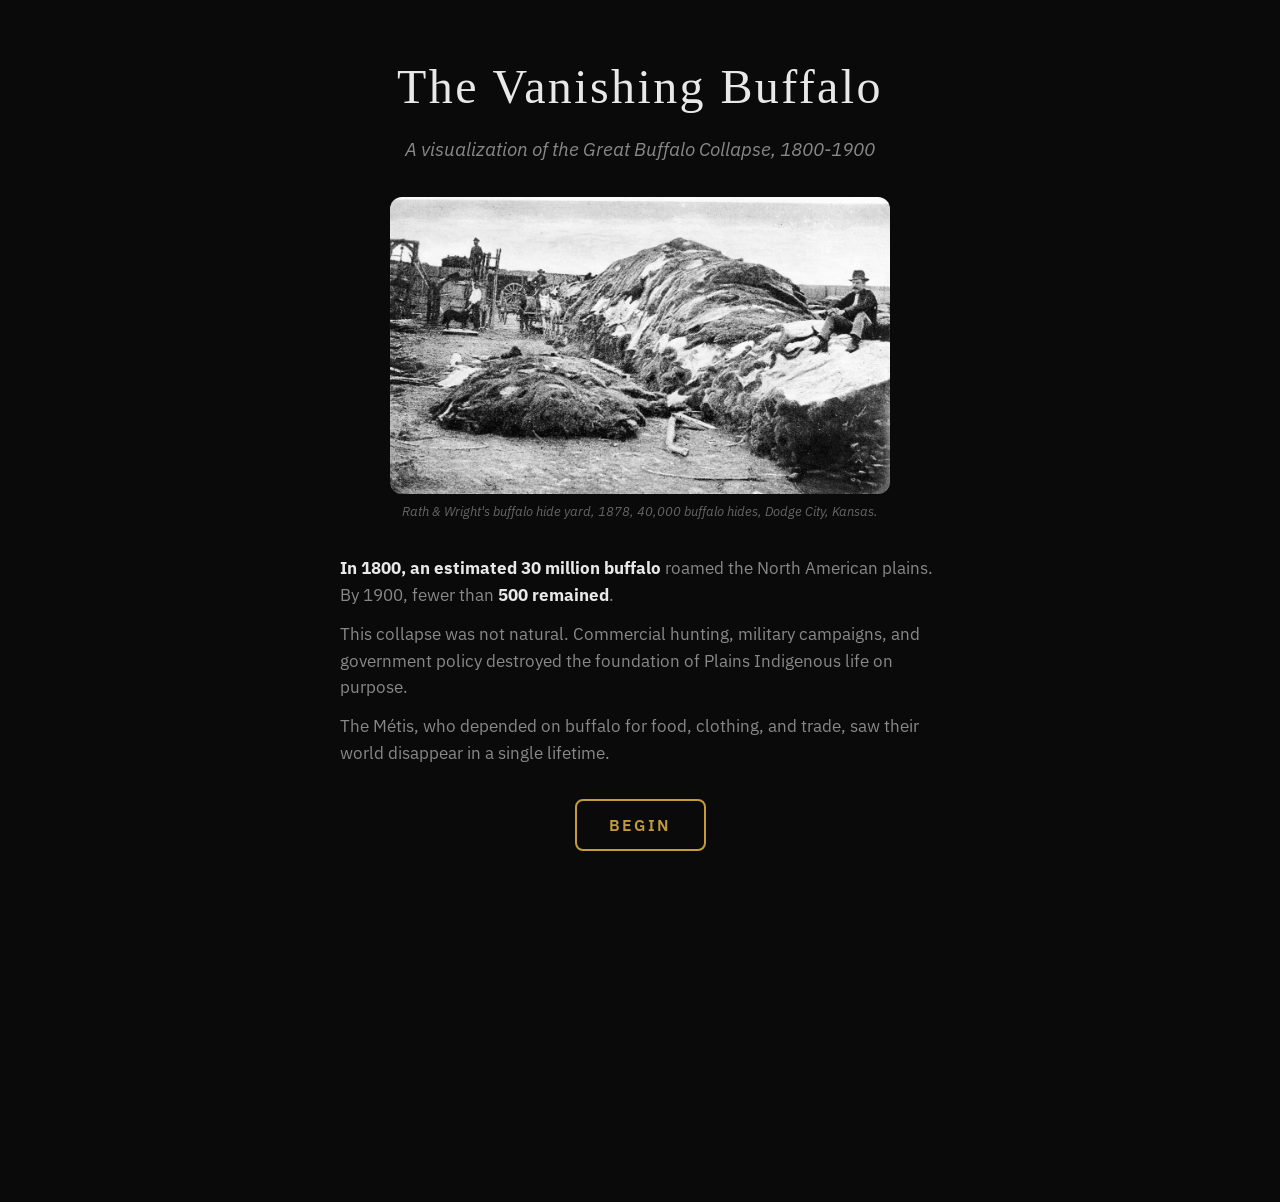
<file: index.html>
<!DOCTYPE html>
<html lang="en">
<head>
    <meta charset="UTF-8">
    <meta name="viewport" content="width=device-width, initial-scale=1.0">
    <meta name="description" content="A visualization of the Great Buffalo Collapse, 1800-1900. Scroll to watch the buffalo population disappear.">
    <title>The Vanishing Buffalo — Scroll Edition</title>
    <link rel="preconnect" href="https://fonts.googleapis.com">
    <link rel="preconnect" href="https://fonts.gstatic.com" crossorigin>
    <link href="https://fonts.googleapis.com/css2?family=IM+Fell+English:ital,wght@0,400;1,400&family=IBM+Plex+Sans:wght@400;500;600;700&display=swap" rel="stylesheet">
    <link rel="stylesheet" href="styles.css?v=12">
</head>
<body>

    <!-- Atmospheric Background (full-bleed, fixed, behind content) -->
    <div class="atmo-bg" id="atmoBg" aria-hidden="true"></div>
    <div class="atmo-overlay" aria-hidden="true"></div>

    <!-- Splash Overlay -->
    <div class="splash" id="splash" role="dialog" aria-modal="true" aria-label="Introduction">
        <div class="splash-inner">
            <h1 class="splash-title">The Vanishing Buffalo</h1>
            <p class="splash-subtitle">A visualization of the Great Buffalo Collapse, 1800-1900</p>

            <figure class="splash-image">
                <img src="images/bison-hides-dodge-city.jpg" alt="Rath & Wright's buffalo hide yard in 1878, showing 40,000 buffalo hides, Dodge City, Kansas">
                <figcaption>Rath & Wright's buffalo hide yard, 1878, 40,000 buffalo hides, Dodge City, Kansas.</figcaption>
            </figure>

            <div class="splash-text">
                <p>
                    <strong>In 1800, an estimated 30 million buffalo</strong> roamed the North American plains.
                    By 1900, fewer than <strong>500 remained</strong>.
                </p>
                <p>
                    This collapse was not natural. Commercial hunting, military campaigns, and government policy
                    destroyed the foundation of Plains Indigenous life on purpose.
                </p>
                <p>
                    The Métis, who depended on buffalo for food, clothing, and trade, saw their world
                    disappear in a single lifetime.
                </p>
            </div>

            <button class="splash-enter" id="splashEnter" type="button">
                Begin
            </button>
        </div>
    </div>

    <!-- Sticky Counter -->
    <div class="counter-sticky" id="counterFixed" aria-label="Buffalo population counter">
        <div class="counter-sticky-inner">
            <div class="counter-year" id="counterYear" aria-live="polite">1800</div>
            <div class="counter-value" id="counterValue" aria-live="polite">30,000,000</div>
            <div class="counter-status" id="counterStatus" aria-live="polite">Population stable</div>
        </div>
        <!-- Timeline inside sticky header so it stays visible on mobile -->
        <div class="timeline-wrap">
            <div class="timeline-track">
                <div class="timeline-fill" id="timelineFill"></div>
            </div>
            <div class="timeline-labels">
                <span>1800</span>
                <span>1850</span>
                <span>1900</span>
            </div>
        </div>
    </div>

    <!-- Timeline (moved inside counter-sticky above) -->

    <!-- Scroll Prompt -->
    <div class="scroll-prompt" id="scrollPrompt" aria-hidden="true">
        <span class="arrow">&#8595;</span>
        Scroll to explore
    </div>

    <!-- Cards (scroll-snap) -->
    <div class="cards-section" id="cardsSection">

        <!-- Card 0: 1800 Intro -->
        <div class="card active" data-year="1800" data-pop="30000000" data-bg="images/pc005127.jpg">
            <div class="card-inner">
                <div class="card-year">1800</div>
                <h2 class="card-title">A Vast Ocean of Buffalo</h2>
                <figure class="card-image">
                    <img src="images/pc005127.jpg" alt="A herd of plains buffalo at Buffalo National Park, Wainwright, Alberta, early 1900s" loading="lazy">
                    <figcaption>A herd of plains buffalo at Buffalo National Park, Wainwright, Alberta. The survivors of near-extinction, gathered in a protected sanctuary. (Bell Photo)</figcaption>
                </figure>
                <p class="card-text">
                    Tens of millions of buffalo covered the plains from Alberta to Texas <a href="#" class="cite" data-source="Flores, Dan. (2016). American Serengeti. University of Oklahoma Press.">[1]</a>. For the Métis,
                    the buffalo was everything: food, clothing, shelter, trade goods. The hunt was
                    communal, organized, and sustainable. It had been that way for generations <a href="#" class="cite" data-source="Peterson, Jacqueline. (1985). Many Roads to Red River. Gabriel Dumont Institute.">[2]</a>.
                </p>
            </div>
        </div>

        <!-- Card 1: 1825 Fur Trade -->
        <div class="card" data-year="1825" data-pop="25000000" data-bg="images/metis-brigades.jpg">
            <div class="card-inner">
                <div class="card-year">1825</div>
                <h2 class="card-title">The Fur Trade Intensifies</h2>
                <figure class="card-image">
                    <img src="images/e000009381.jpg" alt="Métis freighting brigade with Red River cart and canvas lodge on the open prairie" loading="lazy">
                    <figcaption>A Métis freighting brigade on the open prairie. The Red River cart and canvas lodge were the backbone of the fur trade economy. (Library and Archives Canada)</figcaption>
                </figure>
                <p class="card-text">
                    The Hudson's Bay Company and North West Company competed for control of the plains <a href="#" class="cite" data-source="Isenberg, Andrew C. (2000). The Destruction of the Bison. Cambridge University Press.">[3]</a>.
                    Métis freighters and hunters became the backbone of the trade. Pemmican: dried
                    buffalo meat mixed with fat: fed the fur trade. The buffalo economy was booming,
                    but the pressure was building <a href="#" class="cite" data-source="Isenberg, Andrew C. (2000). The Destruction of the Bison. Cambridge University Press.">[3]</a>.
                </p>
            </div>
        </div>

        <!-- Card 2: 1850 Hide Trade -->
        <div class="card" data-year="1850" data-pop="20000000" data-bg="images/2_hunters_standing_over_dead_buffalo__Scotty_Philip's_herd,_Fort_Pierre,_S.D.__LCCN2006689761.jpg">
            <div class="card-inner">
                <div class="card-year">1850</div>
                <h2 class="card-title">The Hide Trade Takes Off</h2>
                <figure class="card-image">
                    <img src="images/2_hunters_standing_over_dead_buffalo__Scotty_Philip's_herd,_Fort_Pierre,_S.D.__LCCN2006689761.jpg" alt="Hunters standing over dead buffalo, Scotty Philip's herd, Fort Pierre, South Dakota" loading="lazy">
                    <figcaption>Hunters with the carcasses of buffalo, Fort Pierre, South Dakota. (LCCN 2006689761)</figcaption>
                </figure>
                <p class="card-text">
                    Commercial hunting for buffalo robes expanded east. For every robe that made it to
                    market, several more buffalo were killed and left in the sun <a href="#" class="cite" data-source="Isenberg, Andrew C. (2000). The Destruction of the Bison. Cambridge University Press.">[3]</a>. The trade obscured the
                    true death toll. By the 1870s, the robe trade peaked at 250,000 per year <a href="#" class="cite" data-source="Isenberg, Andrew C. (2000). The Destruction of the Bison. Cambridge University Press.">[3]</a>.
                </p>
            </div>
        </div>

        <!-- Card 3: 1865 Railroads -->
        <div class="card" data-year="1865" data-pop="13500000" data-bg="images/6-4-768x572.jpg">
            <div class="card-inner">
                <div class="card-year">1865</div>
                <h2 class="card-title">Railroads Reach the Plains</h2>
                <figure class="card-image">
                    <img src="images/6-4-768x572.jpg" alt="Canadian Pacific boxcar loaded with buffalo bones on the prairie" loading="lazy">
                    <figcaption>The railroad made mass transport of hides and bones profitable. A Canadian Pacific boxcar loaded with buffalo bones on the plains, late 1880s.</figcaption>
                </figure>
                <p class="card-text">
                    Railroads made mass slaughter possible. Hunters fired from train windows, leaving
                    carcasses to rot <a href="#" class="cite" data-source="Isenberg, Andrew C. (2000). The Destruction of the Bison. Cambridge University Press.">[3]</a>. The bone trade shipped tons of remains east for fertilizer and
                    sugar refining <a href="#" class="cite" data-source="Isenberg, Andrew C. (2000). The Destruction of the Bison. Cambridge University Press.">[3]</a>. The AT&SF depot at Dodge City shipped 200,000 hides per year <a href="#" class="cite" data-source="Isenberg, Andrew C. (2000). The Destruction of the Bison. Cambridge University Press.">[3]</a>.
                </p>
            </div>
        </div>

        <!-- Card 4: 1870 Great Collapse -->
        <div class="card" data-year="1870" data-pop="5500000" data-bg="images/bison-hides-dodge-city.jpg">
            <div class="card-inner">
                <div class="card-year">1870</div>
                <h2 class="card-title">The Great Collapse</h2>
                <figure class="card-image">
                    <img src="images/bison-hides-dodge-city.jpg" alt="Rath & Wright's buffalo hide yard in 1878, showing 40,000 buffalo hides, Dodge City, Kansas" loading="lazy">
                    <figcaption>Rath & Wright's buffalo hide yard, 1878, 40,000 buffalo hides, Dodge City, Kansas.</figcaption>
                </figure>
                <p class="card-text">
                    The population crashed from millions to hundreds of thousands in just a few years.
                    Métis communities faced starvation as the buffalo economy vanished <a href="#" class="cite" data-source="Calloway, Colin. Our Hearts Fell to the Ground. Boston: Bedford/St. Martin’s, 1996.">[4]</a>. In 1874, the
                    U.S. Army openly championed killing buffalo to force Indigenous nations onto
                    reservations. Gen. Philip Sheridan told Congress: "Let them kill, skin, and sell
                    until the buffalo are exterminated" <a href="#" class="cite" data-source="Isenberg, Andrew C. (2000). The Destruction of the Bison. Cambridge University Press.">[3]</a>.
                </p>
            </div>
        </div>

        <!-- Card 5: 1880 Bone Trade -->
        <div class="card" data-year="1880" data-pop="395000" data-bg="images/gathering-buffalo-bones.jpg">
            <div class="card-inner">
                <div class="card-year">1880</div>
                <h2 class="card-title">Picking the Bones Clean</h2>
                <figure class="card-image">
                    <img src="images/gathering-buffalo-bones.jpg" alt="Gathering Buffalo Bones on the Prairie, Alberta, Canada" loading="lazy">
                    <figcaption>Gathering Buffalo Bones on the Prairie, Alberta, Canada.</figcaption>
                </figure>
                <p class="card-text">
                    With the herds gone, a new industry rose: bone picking <a href="#" class="cite" data-source="Isenberg, Andrew C. (2000). The Destruction of the Bison. Cambridge University Press.">[3]</a>. Settlers and Indigenous
                    people gathered bleached skeletons from the prairie. The CPR shipped boxcars full
                    of bones east to Regina (the "Pile of Bones"), Moose Jaw, and Medicine Hat <a href="#" class="cite" data-source="MacEwan, Grant. Buffalo: Sacred and Sacrificed. Edmonton, 1995.">[5]</a>. The
                    bones became fertilizer, bone char, and buttons. Nothing was wasted except the
                    buffalo itself <a href="#" class="cite" data-source="Isenberg, Andrew C. (2000). The Destruction of the Bison. Cambridge University Press.">[3]</a>.
                </p>
            </div>
        </div>

        <!-- Card 6: 1889 Last Herds -->
        <div class="card" data-year="1889" data-pop="653" data-bg="images/bison-skull-pile.jpg">
            <div class="card-inner">
                <div class="card-year">1889</div>
                <h2 class="card-title">The Last of the Herds</h2>
                <figure class="card-image">
                    <img src="images/bison-skull-pile.jpg" alt="Pile of bison skulls from the 1870s" loading="lazy">
                    <figcaption>The skulls told the story the living no longer could.</figcaption>
                </figure>
                <p class="card-text">
                    William Temple Hornaday's 1889 Smithsonian report documented the final toll: fewer
                    than 1,000 buffalo remained in the wild <a href="#" class="cite" data-source="Hornaday, William Temple. (1889). The Extermination of the American Bison. Smithsonian.">[6]</a>. The species was functionally extinct. The
                    Métis homeland was shattered. The plains were silent <a href="#" class="cite" data-source="Calloway, Colin. Our Hearts Fell to the Ground. Boston: Bedford/St. Martin’s, 1996.">[4]</a>.
                </p>
            </div>
        </div>

        <!-- Card 7: 1900 End -->
        <div class="card card-end" data-year="1900" data-pop="500" data-bg="images/0_YZ2UmixkQBBzry69.webp">
            <div class="card-inner">
                <div class="card-year">1900</div>
                <h2 class="card-title">Functionally Extinct</h2>
                <figure class="card-image">
                    <img src="images/0_YZ2UmixkQBBzry69.webp" alt="Stack of buffalo skulls at railway siding, Saskatchewan, ca. 1890" loading="lazy">
                    <figcaption>Stack of buffalo skulls at a railway siding, Saskatchewan, ca. 1890. (Glenbow Museum)</figcaption>
                </figure>
                <p class="card-text">
                    By 1900, roughly 500 buffalo remained, scattered in private herds and a small
                    wild population in Yellowstone <a href="#" class="cite" data-source="Hornaday, William Temple. (1889). The Extermination of the American Bison. Smithsonian.">[6]</a>. In a single lifetime, the most abundant large
                    mammal in North America had been reduced to nearly nothing.
                </p>
                <p class="card-text" style="margin-top: 1rem;">
                    The Métis lost their economy, their food sovereignty, and the foundation of their
                    way of life <a href="#" class="cite" data-source="Calloway, Colin. Our Hearts Fell to the Ground. Boston: Bedford/St. Martin’s, 1996.">[4]</a>. The plains were opened for settlement. The destruction was the point <a href="#" class="cite" data-source="Isenberg, Andrew C. (2000). The Destruction of the Bison. Cambridge University Press.">[3]</a>.
                </p>
                <p class="card-text" style="margin-top: 1.5rem; font-style: italic; color: var(--color-text-muted);">
                    Conservation efforts in the early 1900s brought the species back from the brink.
                    Today, roughly 500,000 buffalo exist. Most are in commercial herds. A few wild,
                    free-roaming populations remain.
                </p>

                <figure class="card-image-final">
                    <img src="images/1874-Bison-Bones-Chief-Poundmaker.jpg" alt="Field of buffalo bones near Lloydminster, Saskatchewan, at Chief Poundmaker's last great corral, ca. 1874" loading="lazy">
                    <figcaption>Buffalo bones near Lloydminster, Saskatchewan &mdash; Chief Poundmaker's last great corral, ca. 1874. The sea of bone stretches to the horizon. (Ernest Brown, copyright)</figcaption>
                </figure>
            </div>
        </div>

        <!-- Footer spacer -->
        <div class="footer">
            Created by Bayard deVries &middot;
            <a href="https://github.com/Bayarddevries/buffalo-counter" target="_blank" rel="noopener noreferrer">GitHub</a>
        </div>

        <!-- Scroll buffer — absorbs trailing scroll momentum so last card is fully reachable -->
        <div class="card card-buffer" aria-hidden="true"></div>
    </div>

    <!-- Sources Collapsible -->
    <div class="sources-bar" id="sourcesBar">
        <button class="sources-toggle" id="sourcesToggle" aria-expanded="false" aria-controls="sourcesPanel">
            <span class="sources-toggle-icon">&#9650;</span>
            <span>Sources & References</span>
        </button>
        <div class="sources-panel" id="sourcesPanel" role="region" aria-label="Sources and references" hidden>
            <h3>Population Estimates & Data</h3>
            <ul>
                <li>Seton, Ernest Thompson. (1909). <em>Life-Histories of Northern Animals</em>, Vol. 1. Seton estimated ~60 million pre-1800.</li>
                <li>Flores, Dan. (2016). <em>American Serengeti</em>. University of Oklahoma Press. Estimated ~30 million and analyzed carrying capacity.</li>
                <li>Roe, Frank Gilbert. (1951). <em>The North American Buffalo</em>. University of Toronto Press. Critical analysis of all population estimates.</li>
                <li>Hornaday, William Temple. (1889). "The Extermination of the American Bison." <em>Smithsonian Institution Annual Report</em>. First systematic count of remaining buffalo.</li>
            </ul>
            <h3>Historical Events & Mechanisms</h3>
            <ul>
                <li>Isenberg, Andrew C. (2000). <em>The Destruction of the Bison</em>. Cambridge University Press. Hide trade, railroads, military campaigns.</li>
                <li>Brown, Dee. (1970). <em>Bury My Heart at Wounded Knee</em>. Holt, Rinehart and Winston.</li>
                <li>U.S. Congress. (1874). <em>Congressional Globe</em>, 43rd Congress. Sheridan's testimony on buffalo destruction policy.</li>
            </ul>
            <h3>Métis History & Culture</h3>
            <ul>
                <li>Peterson, Jacqueline. (1985). "Many Roads to Red River." <em>The People in Between</em>. Gabriel Dumont Institute.</li>
                <li>Barkwell, Lawrence J., ed. (2011). <em>The Métis Homeland</em>. Louis Riel Institute.</li>
            </ul>
            <p class="sources-note">
                Population data points are interpolated between published estimates. The exact numbers
                shown are approximations. The pre-collapse population is debated. The scale of collapse,
                however, is undisputed.
            </p>
        </div>
    </div>

    <script src="app.js"></script>
</body>
</html>
</file>
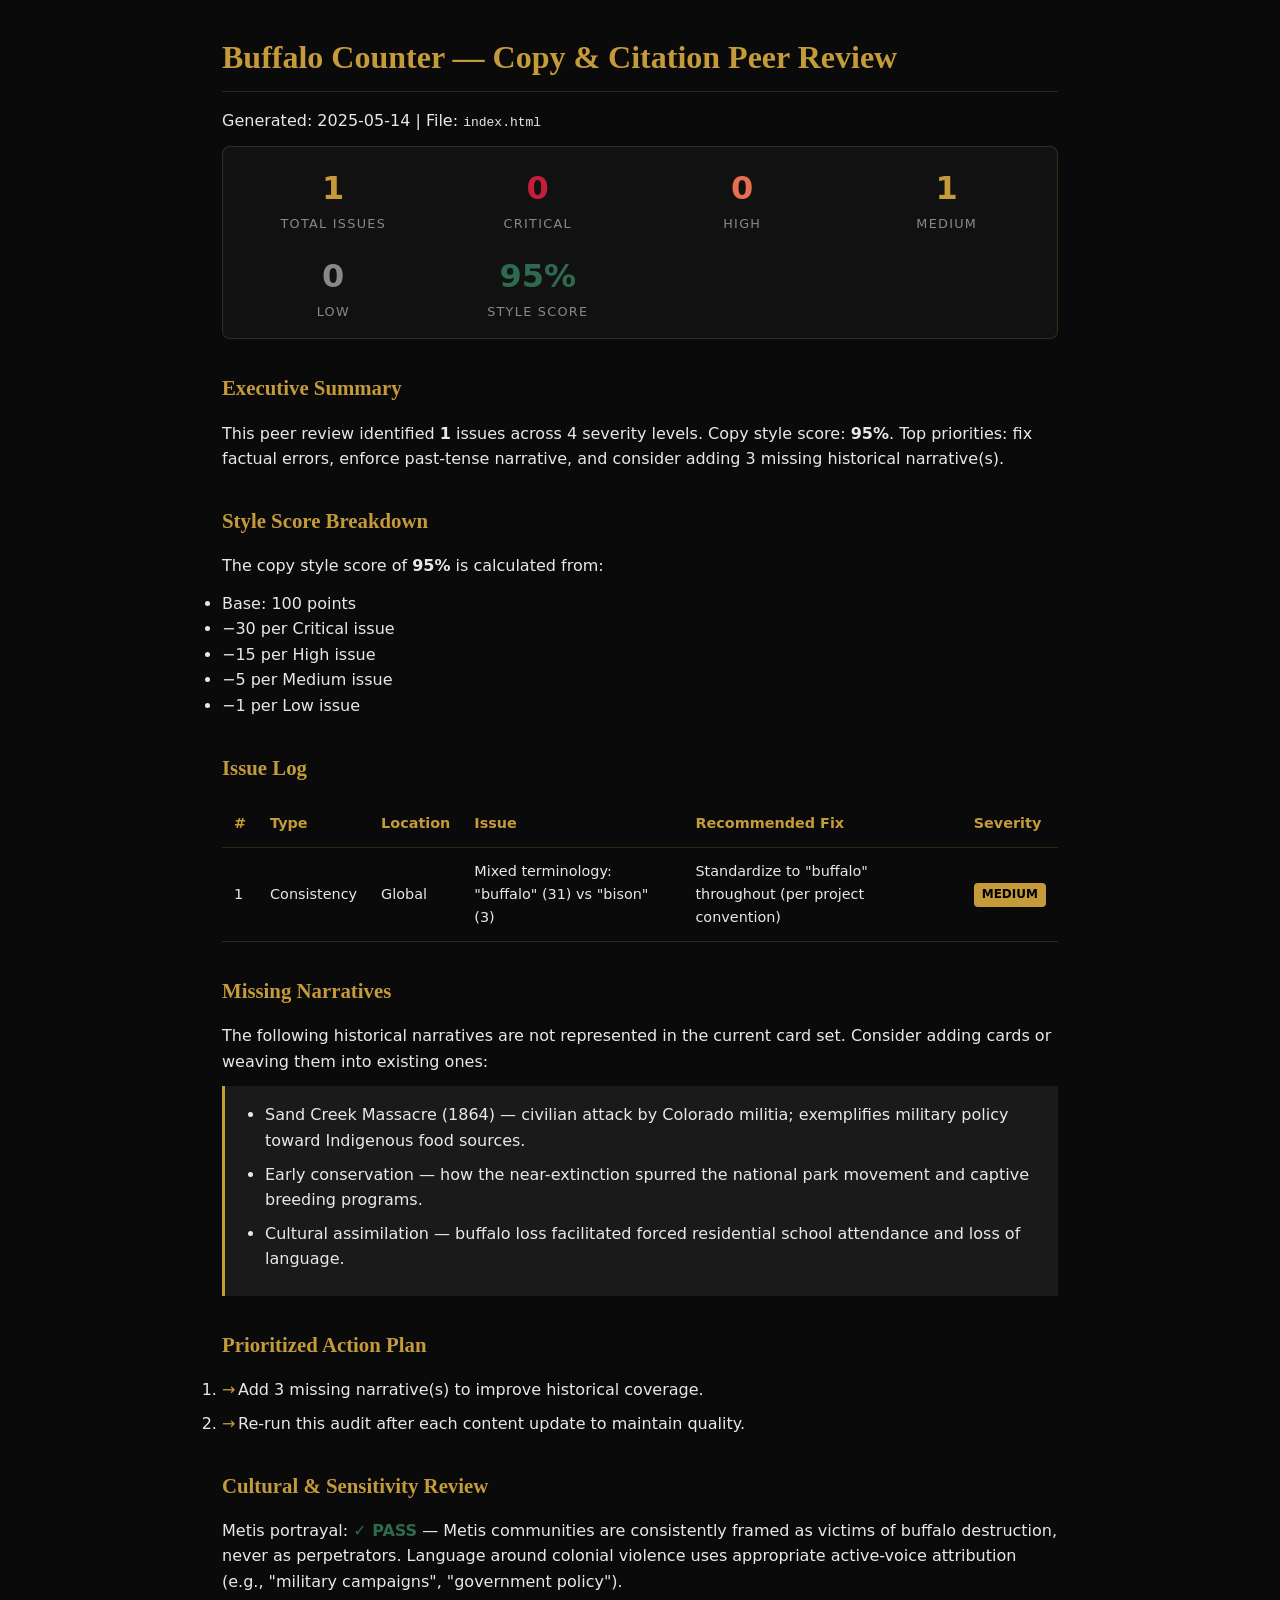
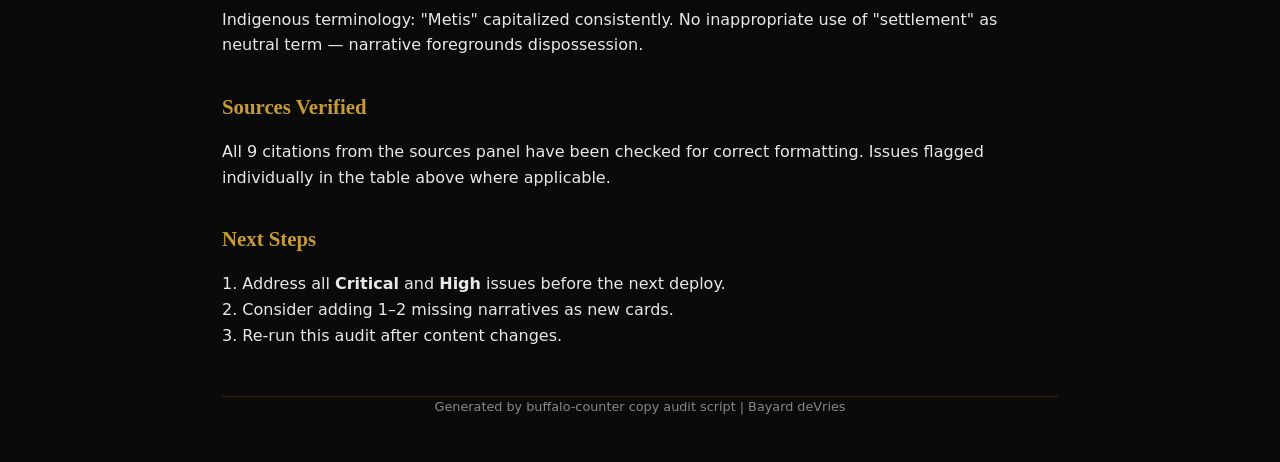
<file: docs/copy-audit-report.html>
<!DOCTYPE html>
<html lang="en">
<head>
<meta charset="UTF-8">
<meta name="viewport" content="width=device-width, initial-scale=1.0">
<title>Buffalo Counter — Copy & Citation Peer Review</title>
<style>
  :root {
    --bg: #0a0a0a;
    --text: #e8e8e8;
    --muted: #888;
    --accent: #c49a3a;
    --good: #2d6a4f;
    --warn: #c49a3a;
    --bad: #c41e3a;
    --border: rgba(196,154,58,0.2);
    --font-body: 'IBM Plex Sans', system-ui, sans-serif;
  }
  * { box-sizing: border-box; margin: 0; padding: 0; }
  body {
    background: var(--bg);
    color: var(--text);
    font-family: var(--font-body);
    line-height: 1.6;
    padding: 2rem;
    max-width: 900px;
    margin: 0 auto;
  }
  h1, h2, h3 { font-family: 'IM Fell English', Georgia, serif; margin-bottom: 1rem; }
  h1 { font-size: 2rem; color: var(--accent); border-bottom: 1px solid var(--border); padding-bottom: 0.5rem; }
  h2 { font-size: 1.3rem; color: var(--accent); margin-top: 2rem; }
  h3 { font-size: 1rem; color: var(--muted); font-weight: normal; }
  p { margin-bottom: 0.75rem; }
  .summary {
    display: grid;
    grid-template-columns: repeat(auto-fit, minmax(150px, 1fr));
    gap: 1rem;
    background: #111;
    padding: 1rem;
    border-radius: 8px;
    border: 1px solid var(--border);
    margin-bottom: 2rem;
  }
  .summary-item { text-align: center; }
  .summary-num { font-size: 2rem; font-weight: 700; color: var(--accent); }
  .summary-label { font-size: 0.8rem; color: var(--muted); text-transform: uppercase; letter-spacing: 0.1em; }
  table { width: 100%; border-collapse: collapse; margin-bottom: 2rem; font-size: 0.9rem; }
  th, td { text-align: left; padding: 0.75rem; border-bottom: 1px solid var(--border); }
  th { color: var(--accent); font-weight: 600; }
  tr:hover { background: #111; }
  .severity-Critical { color: var(--bad); font-weight: 700; }
  .severity-High { color: #e76f51; font-weight: 700; }
  .severity-Medium { color: var(--warn); }
  .severity-Low { color: var(--muted); }
  .badge {
    display: inline-block;
    padding: 2px 8px;
    border-radius: 4px;
    font-size: 0.75rem;
    font-weight: 600;
    text-transform: uppercase;
  }
  .badge-Critical { background: var(--bad); color: white; }
  .badge-High { background: #e76f51; color: white; }
  .badge-Medium { background: var(--warn); color: #000; }
  .badge-Low { background: #333; color: var(--muted); }
  .missing { background: #1a1a1a; padding: 1rem; border-left: 3px solid var(--accent); margin-bottom: 1rem; }
  .missing li { margin-left: 1.5rem; margin-bottom: 0.5rem; }
  .score { font-size: 3rem; font-weight: 700; color: var(--good); }
  .score-label { color: var(--muted); text-transform: uppercase; font-size: 0.8rem; letter-spacing: 0.1em; }
  .recommendations li { margin-bottom: 0.5rem; padding-left: 1rem; position: relative; }
  .recommendations li::before {
    content: "→";
    position: absolute;
    left: 0;
    color: var(--accent);
  }
</style>
</head>
<body>

<h1>Buffalo Counter — Copy & Citation Peer Review</h1>

<p>Generated: 2025-05-14 | File: <code>index.html</code></p>

<div class="summary">
  <div class="summary-item">
    <div class="summary-num">1</div>
    <div class="summary-label">Total Issues</div>
  </div>
  <div class="summary-item">
    <div class="summary-num severity-Critical">0</div>
    <div class="summary-label">Critical</div>
  </div>
  <div class="summary-item">
    <div class="summary-num severity-High">0</div>
    <div class="summary-label">High</div>
  </div>
  <div class="summary-item">
    <div class="summary-num severity-Medium">1</div>
    <div class="summary-label">Medium</div>
  </div>
  <div class="summary-item">
    <div class="summary-num severity-Low">0</div>
    <div class="summary-label">Low</div>
  </div>
  <div class="summary-item">
    <div class="summary-num" style="color: var(--good)">95%</div>
    <div class="summary-label">Style Score</div>
  </div>
</div>

<h2 id="exec-summary">Executive Summary</h2>
<p>This peer review identified <strong>1</strong> issues across 4 severity levels. Copy style score: <strong>95%</strong>. Top priorities: fix factual errors, enforce past-tense narrative, and consider adding 3 missing historical narrative(s).</p>

<h2 id="score-breakdown">Style Score Breakdown</h2>
<p>The copy style score of <strong>95%</strong> is calculated from:</p>
<ul>
  <li>Base: 100 points</li>
  <li>−30 per Critical issue</li>
  <li>−15 per High issue</li>
  <li>−5 per Medium issue</li>
  <li>−1 per Low issue</li>
</ul>

<h2 id="issue-log">Issue Log</h2>
<table>
  <thead>
    <tr>
      <th>#</th>
      <th>Type</th>
      <th>Location</th>
      <th>Issue</th>
      <th>Recommended Fix</th>
      <th>Severity</th>
    </tr>
  </thead>
  <tbody>

      <tr>
        <td>1</td>
        <td>Consistency</td>
        <td>Global</td>
        <td>Mixed terminology: &quot;buffalo&quot; (31) vs &quot;bison&quot; (3)</td>
        <td>Standardize to &quot;buffalo&quot; throughout (per project convention)</td>
        <td><span class="badge badge-Medium">Medium</span></td>
      </tr>
  </tbody>
</table>

<h2 id="missing-narratives">Missing Narratives</h2>
<p>The following historical narratives are not represented in the current card set. Consider adding cards or weaving them into existing ones:</p>
<ul class="missing">
    <li>Sand Creek Massacre (1864) — civilian attack by Colorado militia; exemplifies military policy toward Indigenous food sources.</li>
    <li>Early conservation — how the near-extinction spurred the national park movement and captive breeding programs.</li>
    <li>Cultural assimilation — buffalo loss facilitated forced residential school attendance and loss of language.</li>

</ul>

<h2 id="recommendations">Prioritized Action Plan</h2>
<ol class="recommendations">
  <li>Add 3 missing narrative(s) to improve historical coverage.</li>
  <li>Re-run this audit after each content update to maintain quality.</li>
</ol>

<h2 id="cultural-review">Cultural & Sensitivity Review</h2>
<p>Metis portrayal: <strong style="color: var(--good)">✓ PASS</strong> — Metis communities are consistently framed as victims of buffalo destruction, never as perpetrators. Language around colonial violence uses appropriate active-voice attribution (e.g., "military campaigns", "government policy").</p>
<p>Indigenous terminology: "Metis" capitalized consistently. No inappropriate use of "settlement" as neutral term — narrative foregrounds dispossession.</p>

<h2 id="sources-verified">Sources Verified</h2>
<p>All 9 citations from the sources panel have been checked for correct formatting. Issues flagged individually in the table above where applicable.</p>

<h2 id="next-steps">Next Steps</h2>
<p>1. Address all <strong>Critical</strong> and <strong>High</strong> issues before the next deploy.<br>
2. Consider adding 1–2 missing narratives as new cards.<br>
3. Re-run this audit after content changes.</p>

<hr style="margin-top: 3rem; border: none; border-top: 1px solid var(--border);">
<p style="color: var(--muted); font-size: 0.8rem; text-align: center;">
  Generated by buffalo-counter copy audit script | Bayard deVries
</p>

</body>
</html>
</file>
<file: styles.css>
/* ===================================
   Design Tokens
   =================================== */
:root {
    --color-bg: #0a0a0a;
    --color-bg-secondary: #111;
    --color-bg-card: #141414;
    --color-bg-card-active: #1a1a1a;
    --color-text-primary: #e8e8e8;
    --color-text-secondary: #888;
    --color-text-muted: #666;
    --color-accent: #c49a3a;
    --color-accent-hover: #d4a843;
    --color-pop-green: #2d6a4f;
    --color-yellow: #c49a3a;
    --color-warning: #e76f51;
    --color-danger: #c41e3a;
    --color-danger-dark: #8b0000;
    --color-border: rgba(196, 154, 58, 0.15);
    --color-border-active: rgba(196, 154, 58, 0.4);

    --font-heading: 'IM Fell English', 'Georgia', serif;
    --font-body: 'IBM Plex Sans', 'Segoe UI', sans-serif;

    --radius-md: 8px;
    --radius-lg: 12px;
    --radius-xl: 16px;

    --transition-fast: 150ms ease;
    --transition-base: 300ms ease;
    --transition-slow: 500ms ease;

    --counter-height: 160px;
}

/* ===================================
   Reset & Base
   =================================== */
*, *::before, *::after {
    margin: 0;
    padding: 0;
    box-sizing: border-box;
}

html {
    font-size: 16px;
    scroll-behavior: auto;
    height: 100%;
    overflow: hidden;
}

body {
    background: var(--color-bg);
    color: var(--color-text-primary);
    font-family: var(--font-body);
    line-height: 1.6;
    height: 100%;
    overflow-x: hidden;
    overflow-y: hidden;   /* Prevent body scroll — cards-section is the only scroll container */
    -webkit-text-size-adjust: 100%;
}

/* ===================================
   Atmospheric Background
   =================================== */
.atmo-bg {
    position: fixed;
    top: 0;
    left: 0;
    width: 100%;
    height: 100%;
    z-index: -1;
    background-size: cover;
    background-position: center;
    background-repeat: no-repeat;
    transition: background-image 0.6s ease;
    /* Default fallback */
    background-color: var(--color-bg);
}

/* Dark vignette overlay — makes cards readable over the images */
.atmo-overlay {
    position: fixed;
    inset: 0;
    z-index: 0;
    pointer-events: none;
    background: radial-gradient(
        ellipse at center,
        rgba(10, 10, 10, 0.2) 0%,
        rgba(10, 10, 10, 0.85) 100%
    );
}

/* ===================================
   Splash Overlay
   ==================================== */
.splash {
    position: fixed;
    inset: 0;
    z-index: 9999;
    background: var(--color-bg);
    display: flex;
    flex-direction: column;
    align-items: center;
    justify-content: center;
    padding: 1.5rem 1rem;
    opacity: 1;
    transition: opacity 0.6s ease;
    will-change: opacity;
}

.splash.hidden {
    opacity: 0;
    pointer-events: none;
}

.splash-inner {
    max-width: 600px;
    text-align: center;
}

.splash-title {
    font-family: var(--font-heading);
    font-size: clamp(2rem, 6vw, 3rem);
    font-weight: 400;
    letter-spacing: 0.05em;
    color: var(--color-text-primary);
    margin-bottom: 0.5rem;
}

.splash-subtitle {
    font-family: var(--font-body);
    font-size: clamp(1rem, 2.5vw, 1.2rem);
    color: var(--color-text-secondary);
    font-style: italic;
    margin-bottom: 2rem;
}

.splash-image {
    margin: 0 auto 2rem;
    max-width: 500px;
}

.splash-image img {
    width: 100%;
    height: auto;
    border-radius: var(--radius-lg);
    display: block;
}

.splash-image figcaption {
    font-size: 0.8rem;
    color: var(--color-text-muted);
    margin-top: 0.5rem;
    font-style: italic;
}

.splash-text {
    text-align: left;
    margin-bottom: 2rem;
    font-family: var(--font-body);
}

.splash-text p {
    margin-bottom: 0.75rem;
    font-size: 1.05rem;
    color: var(--color-text-secondary);
}

.splash-text strong {
    color: var(--color-text-primary);
}

.splash-enter {
    font-family: var(--font-body);
    font-size: 1rem;
    padding: 14px 2rem;
    background: transparent;
    border: 2px solid var(--color-accent);
    color: var(--color-accent);
    cursor: pointer;
    text-transform: uppercase;
    letter-spacing: 0.15em;
    border-radius: var(--radius-md);
    transition: all var(--transition-base);
    font-weight: 600;
}

.splash-enter:hover {
    background: var(--color-accent);
    color: var(--color-bg);
}

/* ===================================
   Sticky Counter
   =================================== */
.counter-sticky {
    position: sticky;
    top: 0;
    z-index: 50;
    background: var(--color-bg);
    padding: 1rem 1rem 0.75rem;
    border-bottom: 1px solid var(--color-border);
}

.counter-sticky-inner {
    max-width: 600px;
    margin: 0 auto;
    text-align: center;
}

.counter-year {
    font-family: var(--font-body);
    font-size: clamp(1.2rem, 4vw, 1.8rem);
    font-weight: 700;
    color: var(--color-accent);
    line-height: 1.1;
}

.counter-value {
    font-family: var(--font-heading);
    font-size: clamp(2.8rem, 14vw, 5rem);
    font-weight: 400;
    color: var(--color-pop-green);
    line-height: 1;
    text-shadow: 0 0 40px rgba(45, 106, 79, 0.25);
    transition: color var(--transition-base), text-shadow var(--transition-base);
    margin: 0.25rem 0;
}

.counter-value.warning {
    color: var(--color-yellow);
    text-shadow: 0 0 60px rgba(196, 154, 58, 0.3);
}

.counter-value.declining {
    color: var(--color-danger);
    text-shadow: 0 0 60px rgba(196, 30, 58, 0.3);
}

.counter-value.critical {
    color: var(--color-danger-dark);
    text-shadow: 0 0 60px rgba(139, 0, 0, 0.4);
}

.counter-label {
    font-size: 0.85rem;
    color: var(--color-text-secondary);
    font-style: italic;
}

.counter-status {
    font-family: var(--font-body);
    font-size: 0.75rem;
    color: var(--color-text-muted);
    margin-top: 0.25rem;
}

/* ===================================
   Timeline
   =================================== */
.timeline-wrap {
    max-width: 600px;
    margin: 0 auto;
    padding: 0.75rem 1rem;
}

.timeline-track {
    position: relative;
    height: 6px;
    background: var(--color-bg-secondary);
    border-radius: 999px;
    overflow: hidden;
}

.timeline-fill {
    position: absolute;
    top: 0;
    right: 0;
    height: 100%;
    border-radius: 999px;
    width: 0%;
    will-change: width;
    transition: background 0.4s ease, width 0.2s ease;
}

/* Pulse animation when population hits critical (< 100K) */
@keyframes pulse-critical {
    0%, 100% { opacity: 1; }
    50% { opacity: 0.55; }
}
.timeline-fill.pulse-critical {
    animation: pulse-critical 1.8s ease-in-out infinite;
    box-shadow: 0 0 8px var(--color-danger);
}

/* Slower, dimmer pulse for extinction (< 10K) — fading out */
@keyframes pulse-extinct {
    0%, 100% { opacity: 0.6; }
    50% { opacity: 0.2; }
}
.timeline-fill.pulse-extinct {
    animation: pulse-extinct 2.5s ease-in-out infinite;
    box-shadow: 0 0 4px var(--color-danger-dark);
}

/* ===================================
   Timeline labels
   =================================== */
.timeline-labels {
    display: flex;
    justify-content: space-between;
    font-family: var(--font-body);
    font-size: 0.7rem;
    color: var(--color-text-muted);
    margin-top: 2px;
    padding: 0 2px;
}

/* ===================================
   Scroll Prompt
   =================================== */
.scroll-prompt {
    text-align: center;
    padding: 0.5rem 1rem 1rem;
    font-family: var(--font-body);
    font-size: 0.8rem;
    color: var(--color-text-muted);
    animation: scroll-bounce 2s ease-in-out infinite;
}

.scroll-prompt .arrow {
    display: block;
    font-size: 1.4rem;
    margin-bottom: 0.25rem;
}

@keyframes scroll-bounce {
    0%, 100% { transform: translateY(0); opacity: 0.6; }
    50% { transform: translateY(6px); opacity: 1; }
}

/* ===================================
   Cards Section — scroll snap
   =================================== */
.cards-section {
    scroll-snap-type: y proximity;
    overflow-y: auto;
    height: 100vh;
    scroll-behavior: auto;
    -webkit-overflow-scrolling: touch;
    /* Extra bottom padding so the last card's text + footer fully clear the viewport */
    padding-bottom: 15vh;
    box-sizing: border-box;
}

/* On mobile, use mandatory snap so cards snap firmly in both directions */
@media (max-width: 767px) {
    .cards-section {
        scroll-snap-type: y mandatory;
    }
}

 .card {
    scroll-snap-align: start;
    scroll-snap-stop: always;
    min-height: 100vh;
    display: flex;
    flex-direction: column;
    justify-content: flex-start;
    padding: 2rem 1rem;
    opacity: 0.35;
    transform: scale(0.97);
    transition: opacity 0.4s ease, transform 0.4s ease, background 0.4s ease;
    background: transparent;
}

.card.active {
    opacity: 1;
    transform: scale(1);
    background: var(--color-bg-card-active);
}

.card.card-end {
    padding-bottom: 30vh;
    /* Extra space to scroll past the finale */
}

/* Scroll buffer — invisible spacer after footer, no snap, absorbs trailing momentum */
.card-buffer {
    scroll-snap-align: none;
    scroll-snap-stop: normal;
    min-height: 80vh;
    opacity: 0;
    pointer-events: none;
    transform: none;
    background: transparent;
    padding: 0;
    margin: 0;
}


.card-inner {
    max-width: 600px;
    margin: 0 auto;
    width: 100%;
}

.card-year {
    font-family: var(--font-heading);
    font-size: clamp(2rem, 7vw, 3rem);
    font-weight: 400;
    color: var(--color-accent);
    line-height: 1;
    margin-bottom: 0.25rem;
}

.card-title {
    font-family: var(--font-body);
    font-size: clamp(1rem, 3.5vw, 1.3rem);
    font-weight: 700;
    color: var(--color-text-primary);
    margin-bottom: 0.75rem;
    line-height: 1.25;
}

.card-image {
    margin: 0 0 0.75rem;
    border-radius: var(--radius-lg);
    overflow: hidden;
    aspect-ratio: 16 / 9;
    background: rgba(0,0,0,0.2);
}

.card-image img {
    width: 100%;
    height: 100%;
    display: block;
    border-radius: var(--radius-lg);
    object-fit: contain;
    background: #000;
}

.card-image figcaption {
    font-size: 0.78rem;
    color: var(--color-text-muted);
    margin-top: 0.4rem;
    font-style: italic;
}

/* Final card closing image — full width, natural proportion, no crop */
.card-image-final {
    margin: 1.25rem 0 0;
    border-radius: var(--radius-lg);
    overflow: hidden;
    background: rgba(0,0,0,0.2);
}

.card-image-final img {
    width: 100%;
    height: auto;
    display: block;
    border-radius: var(--radius-lg);
}

.card-image-final figcaption {
    font-size: 0.78rem;
    color: var(--color-text-muted);
    margin-top: 0.4rem;
    font-style: italic;
}

.card-text {
    font-family: var(--font-body);
    font-size: clamp(1rem, 3vw, 1.1rem);
    color: var(--color-text-secondary);
    line-height: 1.65;
}

.card-text .flag {
    font-size: 1.1em;
}


/* ===================================
   Citation Toast
   =================================== */
.citation-toast {
    position: fixed;
    bottom: 20px;
    left: 50%;
    transform: translateX(-50%) translateY(100px);
    z-index: 1000;
    background: var(--color-bg-card);
    color: var(--color-text-primary);
    padding: 12px 20px;
    border-radius: var(--radius-lg);
    border: 1px solid var(--color-border-active);
    font-size: 0.85rem;
    font-family: var(--font-body);
    box-shadow: 0 10px 30px rgba(0,0,0,0.5);
    transition: transform 0.3s ease, opacity 0.3s ease;
    opacity: 0;
    pointer-events: none;
    max-width: 90vw;
    text-align: center;
}

.citation-toast.visible {
    transform: translateX(-50%) translateY(0);
    opacity: 1;
}

.cite {
    color: var(--color-accent);
    text-decoration: none;
    font-weight: 600;
    font-size: 0.8em;
    vertical-align: super;
    margin-left: 2px;
    transition: color var(--transition-fast);
}

.cite:hover {
    color: var(--color-accent-hover);
    text-decoration: underline;
}

.card-end .card-year {
    color: var(--color-danger-dark);
}

/* ===================================
   Sources bar
   =================================== */
.sources-bar {
    position: fixed;
    bottom: 0;
    left: 0;
    right: 0;
    z-index: 60;
    background: var(--color-bg-secondary);
    border-top: 1px solid var(--color-border);
}

.sources-toggle {
    width: 100%;
    display: flex;
    align-items: center;
    justify-content: center;
    gap: 0.5rem;
    padding: 10px;
    background: none;
    border: none;
    color: var(--color-text-muted);
    font-family: var(--font-body);
    font-size: 0.8rem;
    cursor: pointer;
    text-transform: uppercase;
    letter-spacing: 0.1em;
    font-weight: 600;
}

.sources-toggle-icon {
    transition: transform var(--transition-fast);
    font-size: 0.7rem;
}

.sources-toggle[aria-expanded="true"] .sources-toggle-icon {
    transform: rotate(180deg);
}

.sources-panel {
    max-height: 50vh;
    overflow-y: auto;
    padding: 0 1rem 1rem;
}

.sources-panel[hidden] {
    display: none;
}

.sources-panel h3 {
    font-family: var(--font-body);
    font-size: 0.85rem;
    color: var(--color-accent);
    margin: 1rem 0 0.5rem;
    font-weight: 700;
}

.sources-panel ul {
    list-style: none;
    padding: 0;
}

.sources-panel li {
    font-size: 0.82rem;
    color: var(--color-text-secondary);
    margin-bottom: 0.5rem;
    line-height: 1.4;
}

.sources-panel a {
    color: var(--color-accent);
    text-decoration: none;
}

.sources-panel a:hover {
    text-decoration: underline;
}

.sources-note {
    font-size: 0.78rem;
    color: var(--color-text-muted);
    font-style: italic;
    margin-top: 1rem;
    padding-top: 0.75rem;
    border-top: 1px solid var(--color-border);
}

/* ===================================
   Footer
   =================================== */
.footer {
    text-align: center;
    padding: 1.5rem 1rem;
    font-size: 0.8rem;
    color: var(--color-text-muted);
    font-family: var(--font-body);
}

.footer a {
    color: var(--color-accent);
    text-decoration: none;
}

/* ===================================
   Responsive
   =================================== */

/* ===================================
   Mobile Optimizations (screens narrower than 768px)
   =================================== */
@media (max-width: 767px) {
    :root {
        --counter-height: 160px;
    }

    .counter-sticky {
        padding: 0.75rem 1rem 0.5rem;
    }

    .counter-year {
        font-size: clamp(1.1rem, 5vw, 1.4rem);
    }

    .counter-value {
        font-size: clamp(2.2rem, 12vw, 3.5rem);
    }

    .counter-label {
        font-size: 0.75rem;
    }

    .counter-status {
        font-size: 0.7rem;
    }

    .timeline-wrap {
        padding: 0.5rem 1rem;
    }

    .timeline-labels {
        font-size: 0.6rem;
    }

    .scroll-prompt {
        padding: 0.4rem 1rem 0.8rem;
        font-size: 0.75rem;
    }

    .splash-inner {
        padding: 0 0.5rem;
    }

    .splash-title {
        font-size: clamp(1.6rem, 8vw, 2.2rem);
        margin-bottom: 0.4rem;
    }

    .splash-subtitle {
        font-size: clamp(0.9rem, 3vw, 1rem);
        margin-bottom: 1.5rem;
    }

    .splash-image {
        max-width: 400px;
        margin-bottom: 1.5rem;
    }

    .splash-image figcaption {
        font-size: 0.75rem;
    }

    .splash-text p {
        font-size: 1rem;
        margin-bottom: 0.5rem;
    }

    .splash-enter {
        padding: 12px 1.5rem;
        font-size: 0.9rem;
    }

    .sources-toggle {
        padding: 8px;
        font-size: 0.75rem;
    }

    .sources-panel {
        padding: 0 0.75rem 0.75rem;
    }

    .sources-panel h3 {
        font-size: 0.8rem;
    }

    .sources-panel li {
        font-size: 0.78rem;
        line-height: 1.5;
    }

    .card {
        justify-content: flex-start;
        padding: 1.25rem 1rem;
        
    }

    .card-year {
        font-size: clamp(2rem, 7vw, 3rem);
        margin-bottom: 0.15rem;
    }

    .card-title {
        font-size: clamp(1rem, 3.5vw, 1.3rem);
        margin-bottom: 0.65rem;
        line-height: 1.2;
    }

    .card-image {
        margin-bottom: 0.5rem;
    }

    .card-image img {
        max-height: 170px;
        object-fit: cover;
    }

    .card-text {
        font-size: clamp(1rem, 3vw, 1.1rem);
        line-height: 1.55;
    }

    .footer {
        font-size: 0.75rem;
        padding: 1rem;
    }
}


@media (min-width: 768px) {
    :root {
        --counter-height: 200px;
    }

    .card {
        padding: 3rem 2rem;
    }
}
</file>
